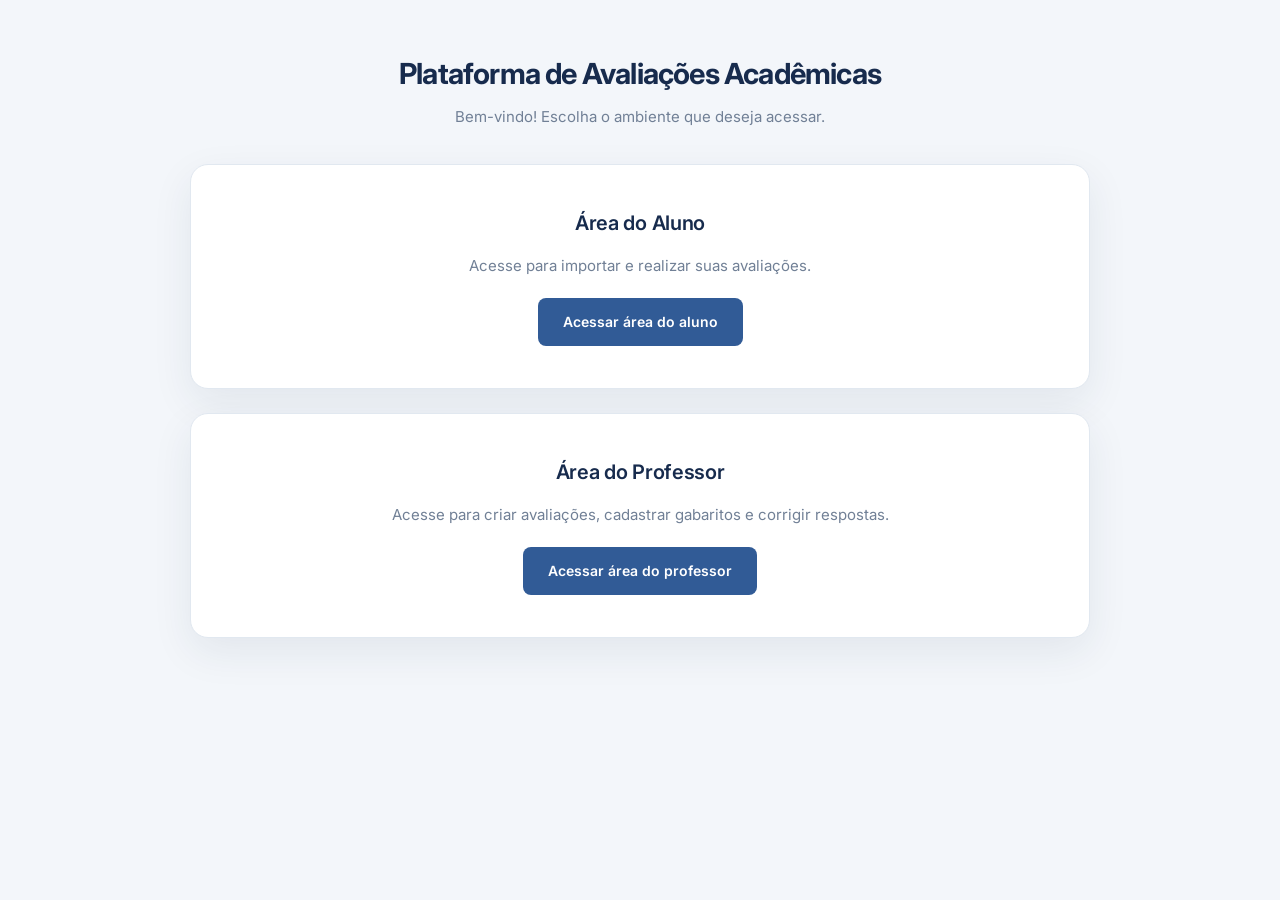
<file: index.html>
<!DOCTYPE html>
<html lang="pt-BR">
<head>
    <meta charset="UTF-8">
    <meta name="viewport" content="width=device-width, initial-scale=1.0">
    <title>Plataforma de Avaliações Acadêmicas</title>
    <link rel="stylesheet" href="src/css/aluno.css">
</head>
<body>

    <main class="container">
        <h1>Plataforma de Avaliações Acadêmicas</h1>

        <p>
            Bem-vindo! Escolha o ambiente que deseja acessar.
        </p>

        <section class="card">
            <h2>Área do Aluno</h2>
            <p>
                Acesse para importar e realizar suas avaliações.
            </p>
            <button onclick="window.location.href='src/pages/aluno.html'">
                Acessar área do aluno
            </button>
        </section>

        <section class="card" style="margin-top: 24px;">
            <h2>Área do Professor</h2>
            <p>
                Acesse para criar avaliações, cadastrar gabaritos
                e corrigir respostas.
            </p>
            <button onclick="window.location.href='src/pages/acesso-professor.html'">
                Acessar área do professor
            </button>
        </section>
    </main>

</body>
</html>
</file>
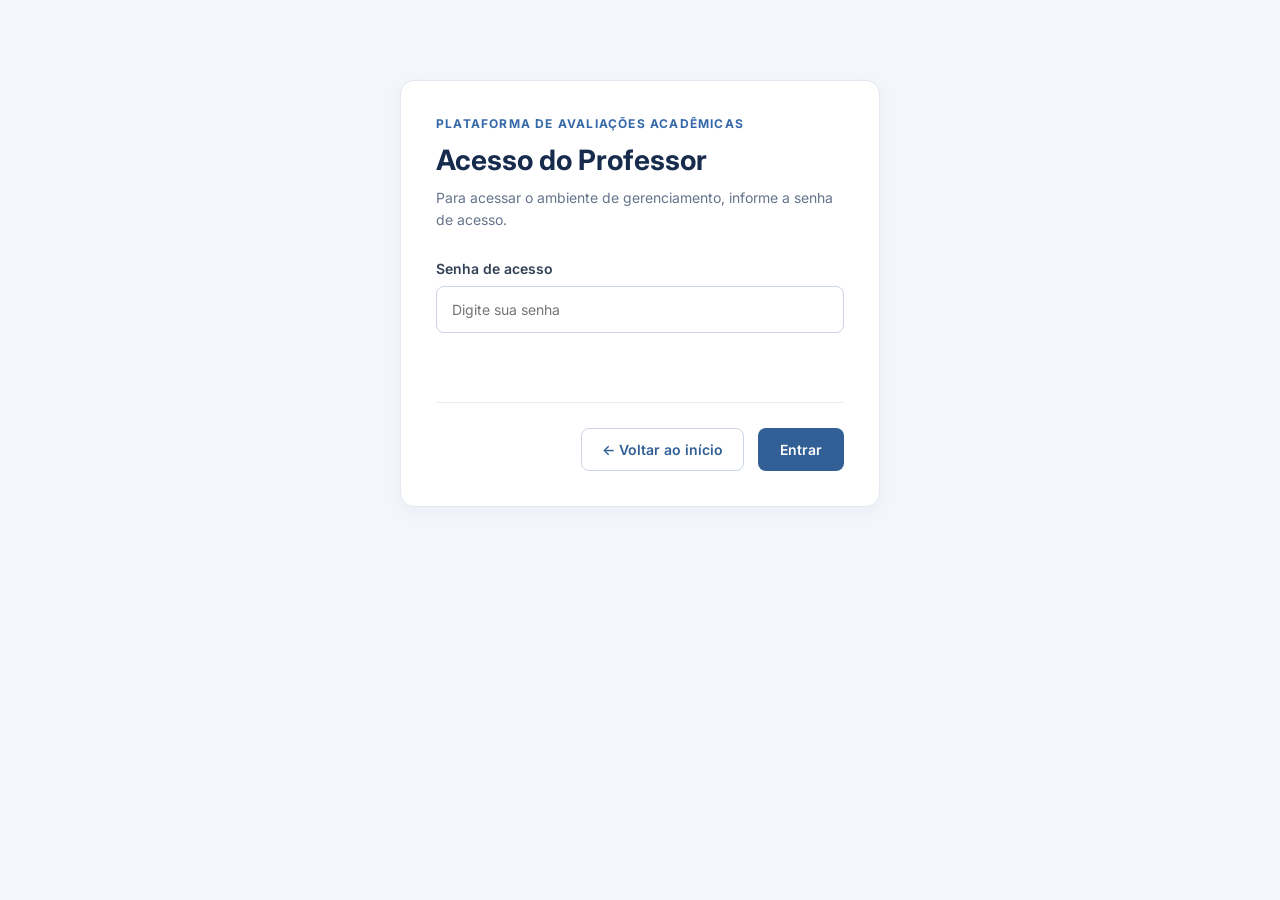
<file: src/pages/acesso-professor.html>
<!DOCTYPE html>
<html lang="pt-BR">
<head>
    <meta charset="UTF-8">
    <meta name="viewport" content="width=device-width, initial-scale=1.0">

    <title>Acesso do Professor</title>

    <link rel="stylesheet" href="../css/professor.css">
</head>

<body>

    <main class="container-professor container-acesso">

        <section class="conteudo-professor">

            <span class="identificacao">
                PLATAFORMA DE AVALIAÇÕES ACADÊMICAS
            </span>

            <h1>Acesso do Professor</h1>

            <p class="texto-acesso">
                Para acessar o ambiente de gerenciamento,
                informe a senha de acesso.
            </p>

            <form id="formAcessoProfessor">

                <div class="campo-formulario">
                    <label for="senhaProfessor">Senha de acesso</label>

                    <input
                        type="password"
                        id="senhaProfessor"
                        placeholder="Digite sua senha"
                        required
                    >
                </div>

                <p id="mensagemErro" style="color: #dc2626;" role="alert"></p>

                <div class="acoes-formulario">

                    <a href="../../index.html" class="botao-voltar">
                        ← Voltar ao início
                    </a>

                    <button type="submit" class="botao-principal">
                        Entrar
                    </button>

                </div>

            </form>

        </section>

    </main>

    <script src="../js/professor/acesso.js"></script>

</body>
</html>
</file>
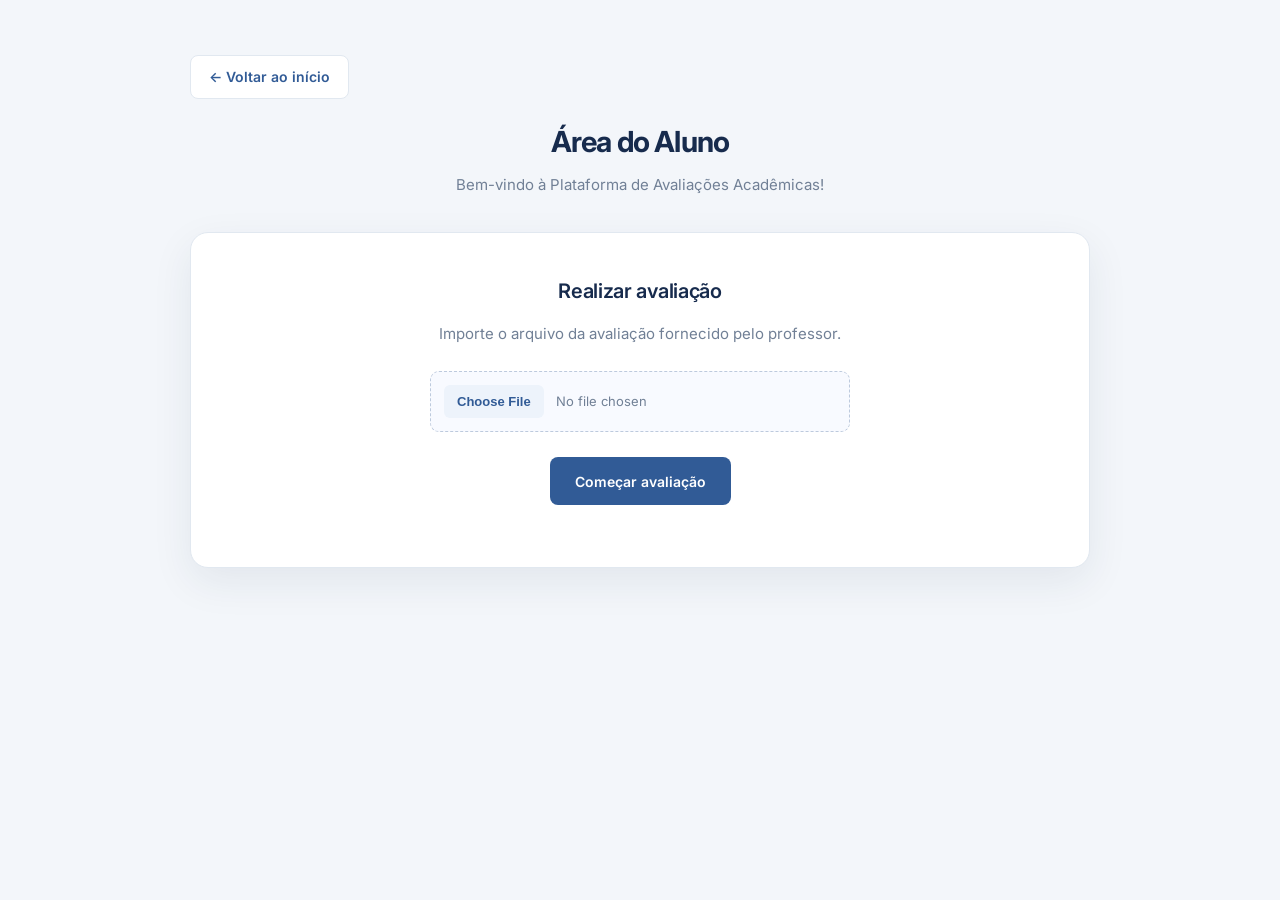
<file: src/pages/aluno.html>
<!DOCTYPE html>
<html lang="pt-BR">
<head>
    <meta charset="UTF-8">
    <meta name="viewport" content="width=device-width, initial-scale=1.0">
    <title>Área do Aluno</title>
    <link rel="stylesheet" href="../css/aluno.css">
</head>
<body>

    <main class="container">

        <div class="barra-voltar">
            <a href="../../index.html" class="botao-voltar">← Voltar ao início</a>
        </div>

        <h1>Área do Aluno</h1>
        <p>Bem-vindo à Plataforma de Avaliações Acadêmicas!</p>

        <section class="card">
            <h2>Realizar avaliação</h2>
            <p>Importe o arquivo da avaliação fornecido pelo professor.</p>

            <input type="file" id="arquivoAvaliacao" accept=".json,application/json">

            <button id="btnImportar">Começar avaliação</button>

            <p id="mensagem" role="status" aria-live="polite"></p>
        </section>
    </main>

    <script src="../js/aluno/importar-avaliacao.js"></script>
</body>
</html>
</file>
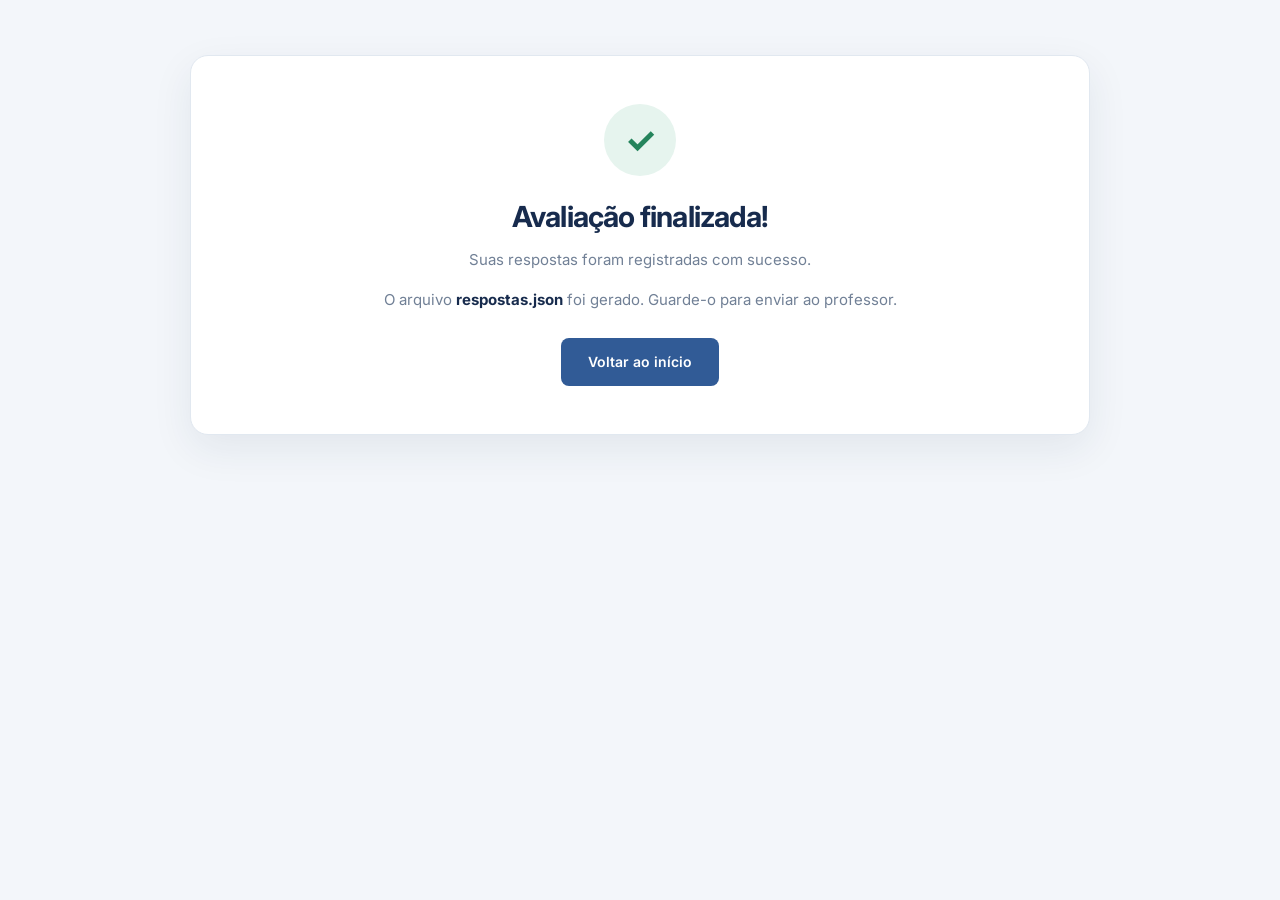
<file: src/pages/avaliacao-finalizada.html>
<!DOCTYPE html>
<html lang="pt-BR">
<head>
    <meta charset="UTF-8">
    <meta name="viewport" content="width=device-width, initial-scale=1.0">
    <title>Avaliação finalizada</title>

    <link rel="stylesheet" href="../css/aluno.css">
</head>
<body>

    <main class="container-aluno">
        <section class="conteudo-avaliacao">

            <div class="icone-sucesso" aria-hidden="true">✓</div>

            <h1>Avaliação finalizada!</h1>

            <p>
                Suas respostas foram registradas com sucesso.
            </p>

            <p>
                O arquivo <strong>respostas.json</strong> foi gerado.
                Guarde-o para enviar ao professor.
            </p>

            <!-- Aparece somente se as respostas desta sessão ainda estiverem disponíveis -->
            <div id="areaBaixarNovamente" class="aviso-download" hidden>
                <p>Não encontrou o arquivo? Você pode baixá-lo novamente.</p>

                <button type="button" id="btnBaixarNovamente"
                        class="botao-principal botao-secundario">
                    Baixar respostas novamente
                </button>
            </div>

            <a href="../../index.html" class="botao-principal">
                Voltar ao início
            </a>

        </section>
    </main>

    <script src="../js/aluno/finalizada.js"></script>

</body>
</html>
</file>
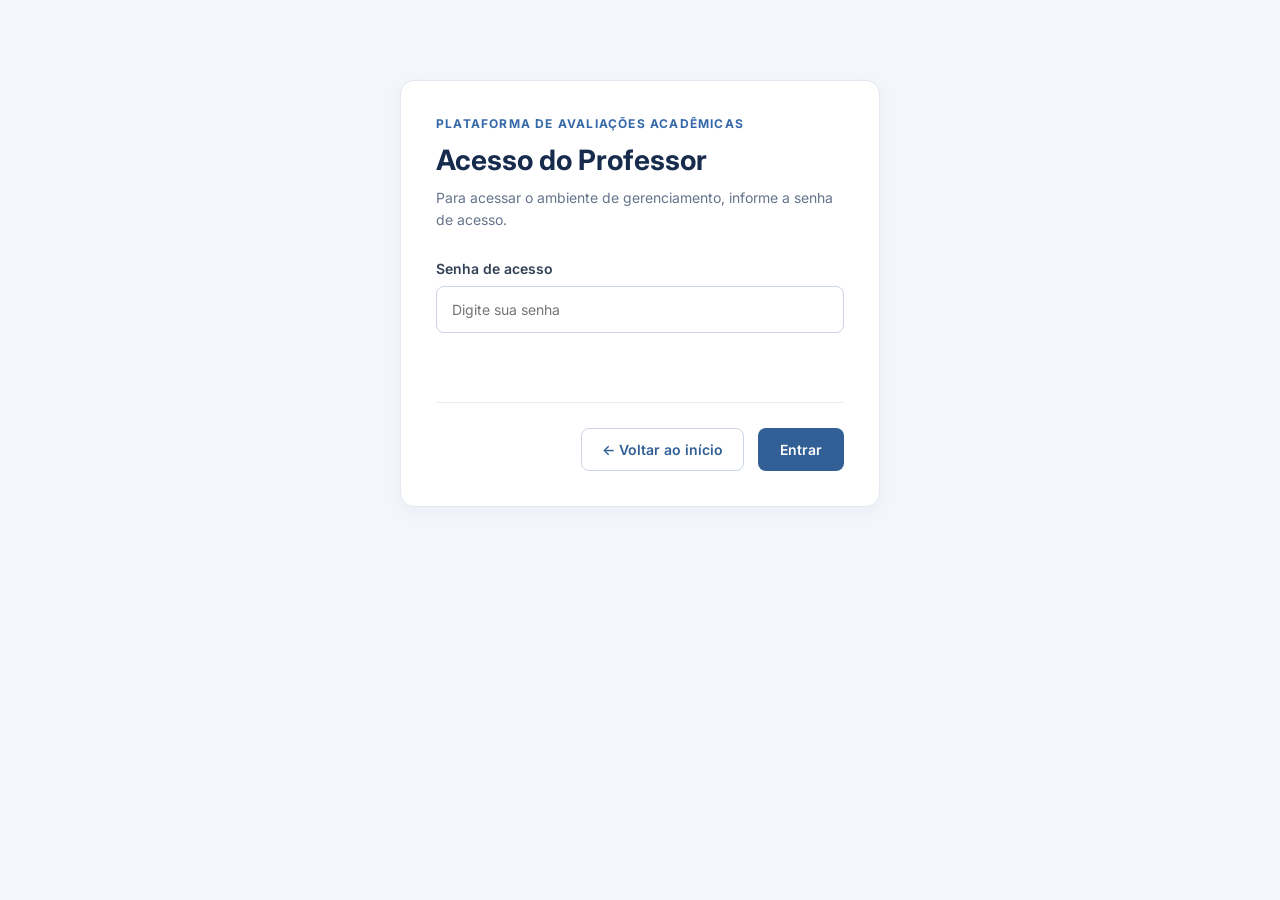
<file: src/pages/cadastrar-questoes.html>
<!DOCTYPE html>
<html lang="pt-BR">
<head>
    <meta charset="UTF-8">
    <meta name="viewport" content="width=device-width, initial-scale=1.0">

    <title>Cadastrar questões</title>

    <link rel="stylesheet" href="../css/professor.css">
</head>

<body>

    <main class="container-professor">

        <header class="cabecalho-professor">
            <div>
                <span class="identificacao">
                    PLATAFORMA DE AVALIAÇÕES ACADÊMICAS
                </span>

                <h1>Cadastrar questões</h1>
                <p>Adicione os enunciados e as alternativas da avaliação.</p>
            </div>

            <a href="professor.html" class="botao-voltar">
                Voltar
            </a>
        </header>

        <section class="painel-professor">

            <h2 id="tituloDaAvaliacao">Nova avaliação</h2>

            <p id="progressoQuestoes"></p>

            <form id="formQuestoes">

                <div id="listaQuestoes"></div>

                <div class="acoes-formulario">
                    <button type="submit" class="botao-criar">
                        Salvar questões
                    </button>
                </div>

            </form>

        </section>

    </main>
    <script src="../js/professor/proteger-acesso.js"></script>
    <script src="../js/professor/questoes.js"></script>

</body>
</html>
</file>
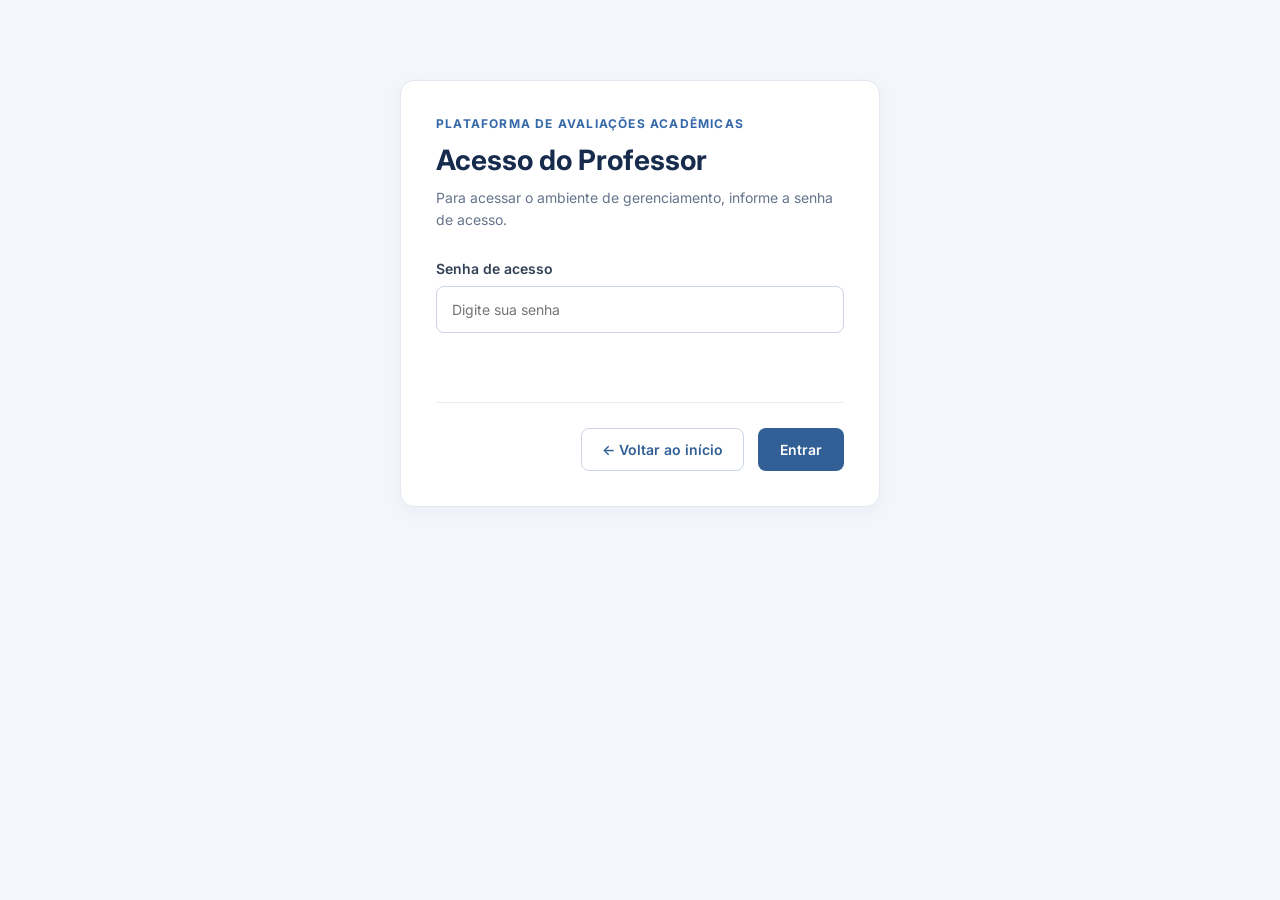
<file: src/pages/corrigir-avaliacao.html>
<!DOCTYPE html>
<html lang="pt-BR">
<head>
    <meta charset="UTF-8">
    <meta name="viewport" content="width=device-width, initial-scale=1.0">
    <title>Gabarito da Avaliação</title>

    <link rel="stylesheet" href="../css/professor.css">
</head>
<body>

    <main class="container-professor">

        <header class="cabecalho-professor">
            <div>
                <span class="identificacao">
                    PLATAFORMA DE AVALIAÇÕES ACADÊMICAS
                </span>

                <h1>Gabarito da Avaliação</h1>

                <p>Selecione a alternativa correta de cada questão.</p>
            </div>

            <a href="professor.html" class="botao-voltar">← Voltar</a>
        </header>

        <section class="conteudo-professor">
            <h2 id="tituloAvaliacao">Carregando avaliação...</h2>

            <p id="progressoGabarito"></p>

            <form id="formGabarito">

                <div id="listaGabarito"></div>

                <div class="acoes-formulario">
                    <button type="submit" class="botao-principal">
                        Salvar gabarito
                    </button>
                </div>

            </form>
        </section>

    </main>
    
    <script src="../js/professor/proteger-acesso.js"></script>
    <script src="../js/professor/gabarito.js"></script>

</body>
</html>
</file>
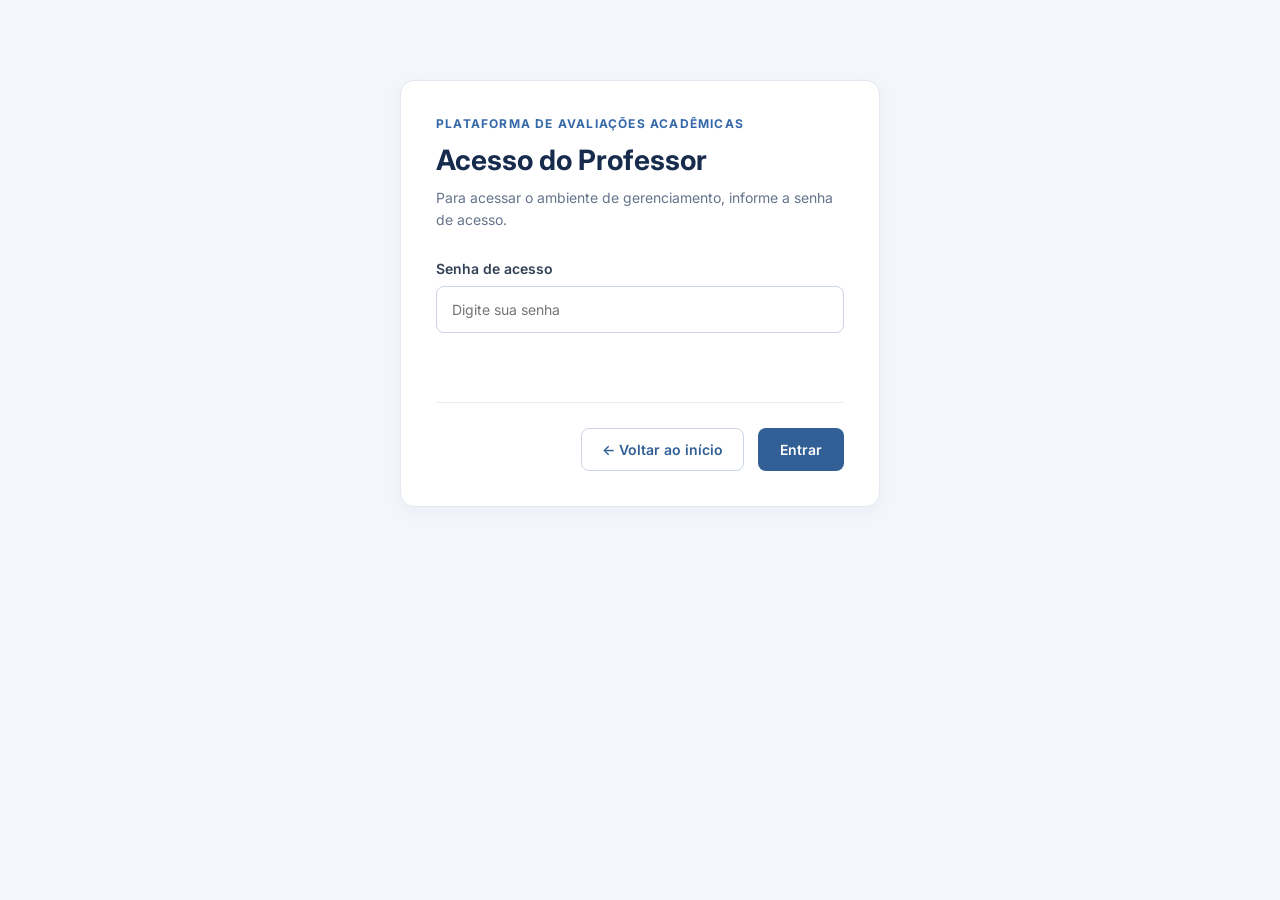
<file: src/pages/criar-avaliacao.html>
<!DOCTYPE html>
<html lang="pt-BR">
<head>
    <meta charset="UTF-8">
    <meta name="viewport" content="width=device-width, initial-scale=1.0">

    <title>Criar avaliação</title>

    <link rel="stylesheet" href="../css/professor.css">
</head>

<body>

    <main class="container-professor">

        <header class="cabecalho-professor">
            <div>
                <span class="identificacao">
                    PLATAFORMA DE AVALIAÇÕES ACADÊMICAS
                </span>

                <h1>Criar avaliação</h1>

                <p>Preencha as informações iniciais da sua avaliação.</p>
            </div>

            <a href="professor.html" class="botao-voltar">
                Voltar
            </a>
        </header>

        <section class="painel-professor">

            <div class="cabecalho-painel">
                <div>
                    <h2>Informações da avaliação</h2>
                    <p>Comece definindo os dados principais.</p>
                </div>
            </div>

            <form id="formCriarAvaliacao">

                <div class="campo-formulario">
                    <label for="tituloAvaliacao">
                        Título da avaliação
                    </label>

                    <input
                        type="text"
                        id="tituloAvaliacao"
                        placeholder="Ex.: Avaliação de Programação"
                        required
                    >
                </div>

                <div class="campo-formulario">
                    <label for="quantidadeQuestoes">
                        Quantidade de questões
                    </label>

                    <input
                        type="number"
                        id="quantidadeQuestoes"
                        min="1"
                        max="50"
                        placeholder="Ex.: 10"
                        required
                    >
                </div>

                <div class="campo-formulario">
                    <label for="tipoQuestao">
                        Como deseja cadastrar as questões?
                    </label>

                    <select id="tipoQuestao" required>
                        <option value="">Selecione uma opção</option>
                        <option value="multipla-escolha">
                            Múltipla escolha
                        </option>
                        <option value="verdadeiro-falso">
                            Apenas verdadeiro ou falso
                        </option>
                    </select>
                </div>

                <div
                    class="campo-formulario"
                    id="campoAlternativas"
                    style="display: none;"
                        >
                    <label for="quantidadeAlternativas">
                        Quantas alternativas deseja utilizar?
                    </label>

                    <select id="quantidadeAlternativas">
                        <option value="">Selecione a quantidade</option>
                        <option value="2">2 alternativas</option>
                        <option value="3">3 alternativas</option>
                        <option value="4">4 alternativas</option>
                        <option value="5">5 alternativas</option>
                    </select>
                </div>

                <div class="acoes-formulario">
                    <a href="professor.html" class="botao-voltar">
                        Cancelar
                    </a>

                    <button type="submit" class="botao-criar">
                        Continuar
                    </button>
                </div>

            </form>

        </section>

    </main>
    
    <script src="../js/professor/proteger-acesso.js"></script>
    <script src="../js/professor/avaliacao.js"></script>

</body>
</html>
</file>
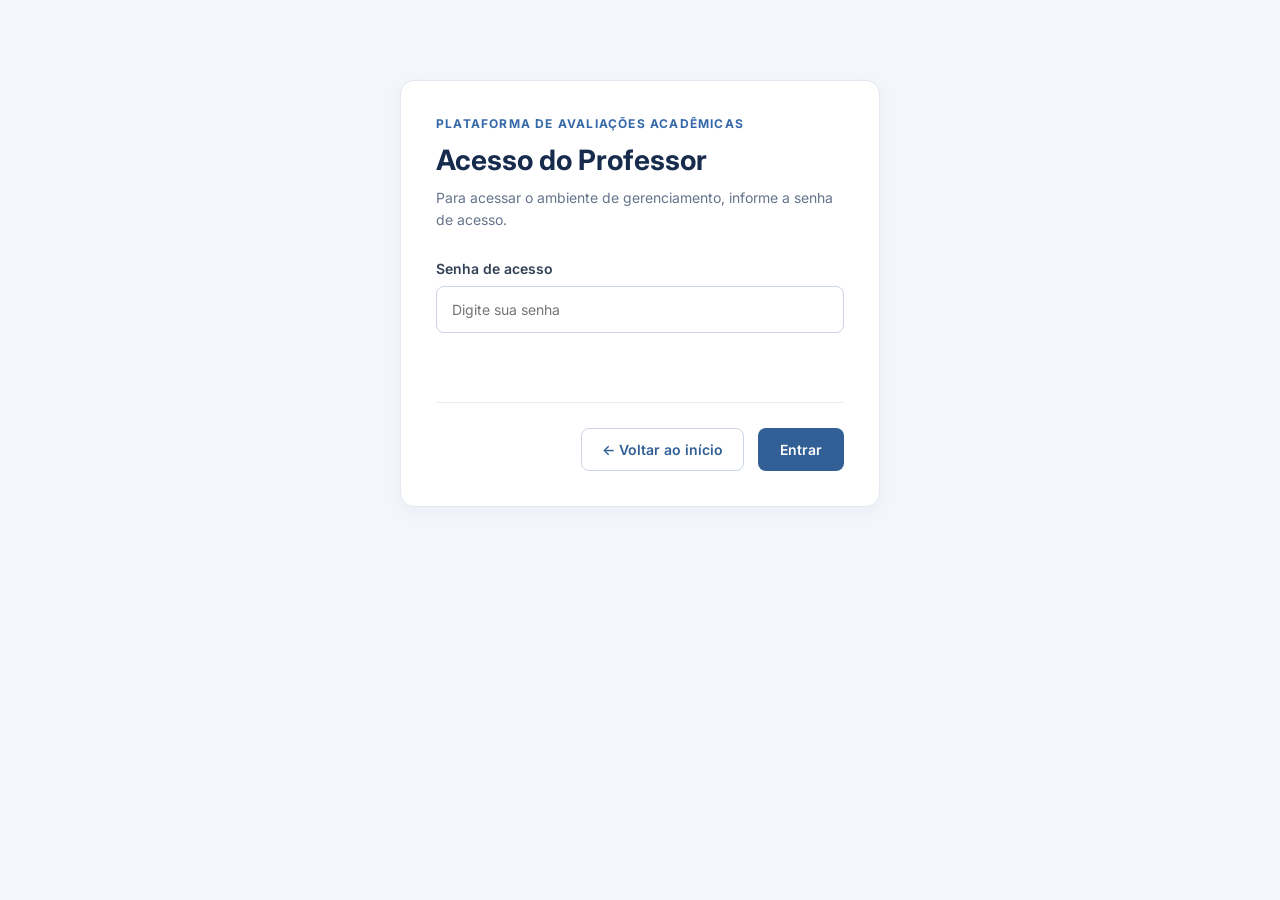
<file: src/pages/importar-respostas.html>
<!DOCTYPE html>
<html lang="pt-BR">
<head>
    <meta charset="UTF-8">
    <meta name="viewport" content="width=device-width, initial-scale=1.0">
    <title>Importar Respostas</title>

    <link rel="stylesheet" href="../css/professor.css">
</head>
<body>

    <main class="container-professor">

        <header class="cabecalho-professor">
            <div>
                <span class="identificacao">
                    PLATAFORMA DE AVALIAÇÕES ACADÊMICAS
                </span>

                <h1>Importar respostas</h1>

                <p>Selecione a avaliação e importe o arquivo de respostas do aluno.</p>
            </div>

            <a href="professor.html" class="botao-voltar">← Voltar</a>
        </header>

        <section class="conteudo-professor">

            <form id="formImportarRespostas">

                <div class="campo-formulario">
                    <label for="avaliacaoSelecionada">
                        Avaliação
                    </label>

                    <select id="avaliacaoSelecionada" required>
                        <option value="">Selecione uma avaliação</option>
                    </select>
                </div>

                <div class="campo-formulario">
                    <label for="arquivoRespostas">
                        Arquivo de respostas do aluno
                    </label>

                    <input
                        type="file"
                        id="arquivoRespostas"
                        accept=".json,application/json"
                        required
                    >
                </div>

                <div class="acoes-formulario">
                    <button type="submit" class="botao-principal">
                        Importar respostas
                    </button>
                </div>

            </form>

        </section>

    </main>

    <script src="../js/professor/proteger-acesso.js"></script>
    <script src="../js/services/correcao.js"></script>
    <script src="../js/professor/importar-respostas.js"></script>

</body>
</html>
</file>
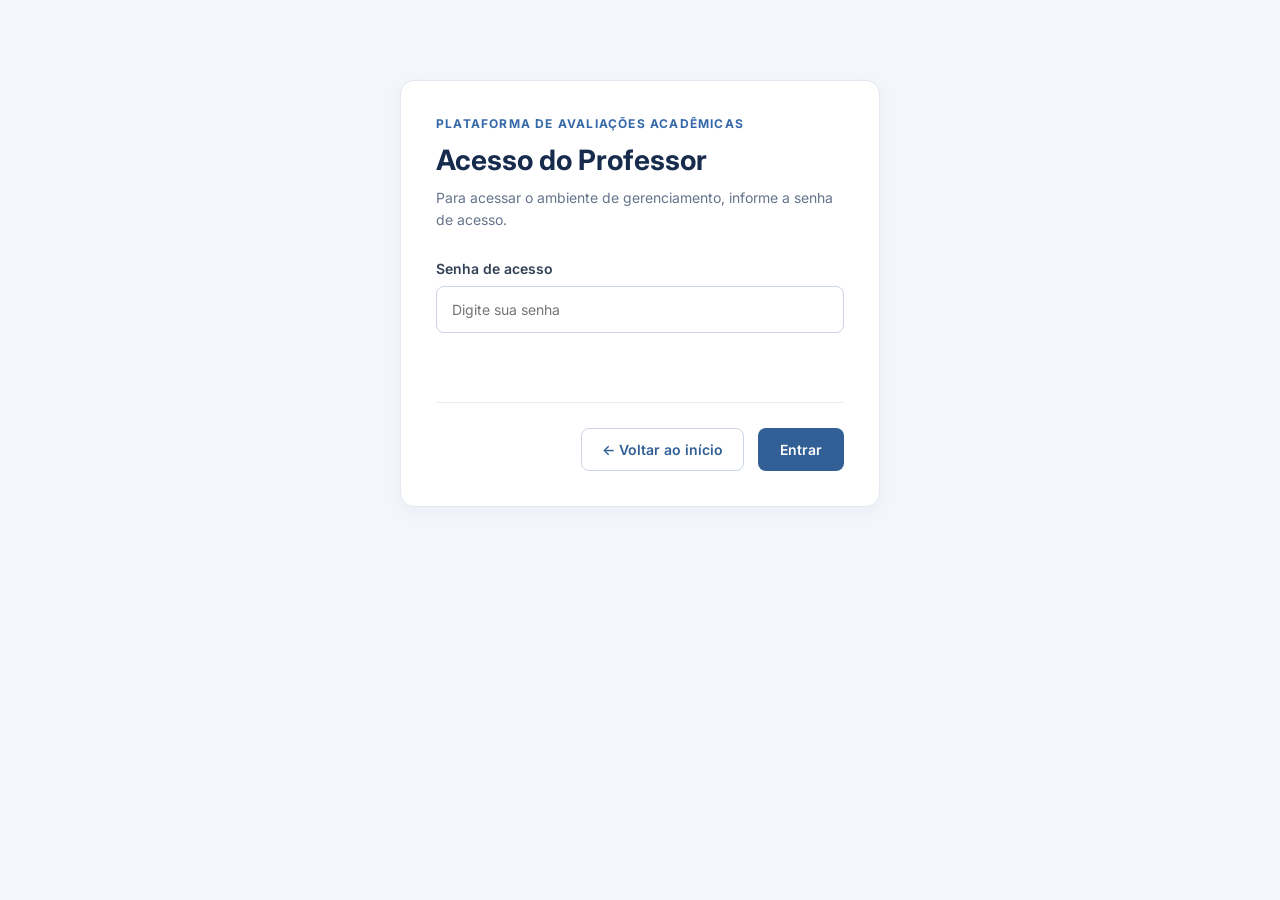
<file: src/pages/professor.html>
<!DOCTYPE html>
<html lang="pt-BR">
<head>
    <meta charset="UTF-8">
    <meta name="viewport" content="width=device-width, initial-scale=1.0">

    <title>Área do Professor</title>

    <link rel="stylesheet" href="../css/professor.css">
</head>

<body>

    <main class="container-professor">

        
        <header class="cabecalho-professor">
    <div>
        <span class="identificacao">PLATAFORMA DE AVALIAÇÕES ACADÊMICAS</span>
        <h1>Área do Professor</h1>
        <p>Gerencie suas avaliações acadêmicas.</p>
    </div>

    <div class="acoes-cabecalho">
        <a href="../../index.html" class="botao-voltar">← Voltar ao início</a>

        <button type="button" id="btnSairProfessor" class="botao-voltar">
            Sair da área do professor
        </button>
    </div>
        </header>


       
<!-- SEÇÃO 1: AÇÕES DO PROFESSOR -->
<section class="secao-acoes-professor">

    <div class="titulo-secao-professor">
        <h2>Ações do Professor</h2>
        <p>Acesse as ferramentas de gerenciamento da plataforma.</p>
    </div>

    <div class="grade-acoes-professor">

        <a href="importar-respostas.html" class="acao-professor">
            <span>Importar respostas</span>
            <small>Enviar arquivos dos alunos para correção.</small>
        </a>

        <a href="resultados.html" class="acao-professor">
            <span>Consultar resultados</span>
            <small>Visualizar notas e correções anteriores.</small>
        </a>

        <a href="criar-avaliacao.html" class="acao-professor">
            <span>+ Criar avaliação</span>
            <small>Cadastrar uma nova avaliação acadêmica.</small>
        </a>

    </div>

</section>


<!-- SEÇÃO 2: MINHAS AVALIAÇÕES -->
<section class="secao-lista-avaliacoes">

    <div class="titulo-secao-professor">
        <h2>Minhas Avaliações</h2>
        <p>Consulte e gerencie as avaliações cadastradas.</p>
    </div>

    <div id="listaAvaliacoes"></div>

</section>


    </main>

    <script src="../js/professor/proteger-acesso.js"></script>
    <script src="../js/professor/listar-avaliacoes.js"></script>
    <script src="../js/professor/sair.js"></script>
</body>
</html>
</file>
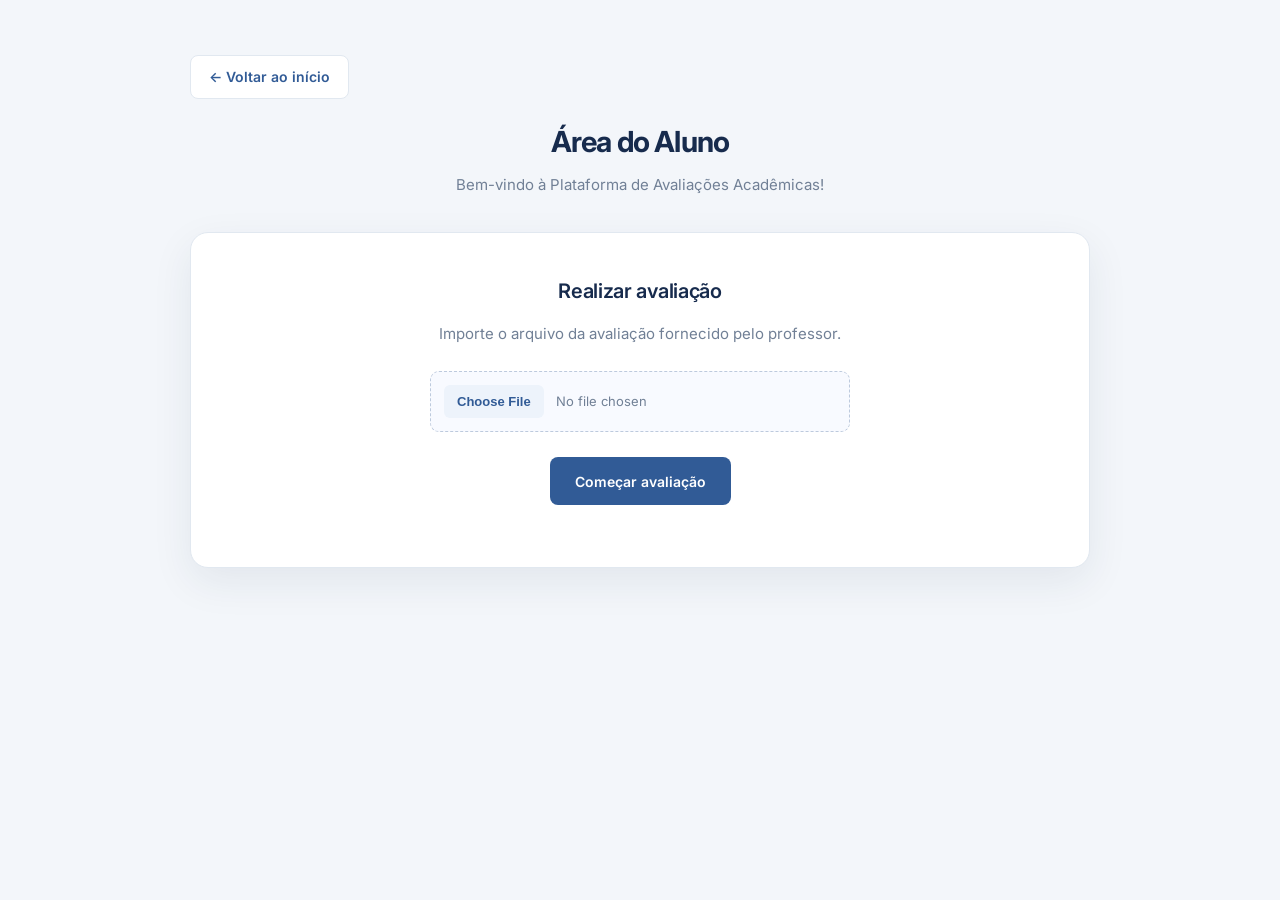
<file: src/pages/realizar-avaliacao.html>
<!DOCTYPE html>
<html lang="pt-BR">
<head>
    <meta charset="UTF-8">
    <meta name="viewport" content="width=device-width, initial-scale=1.0">
    <title>Realizar Avaliação</title>
    <link rel="stylesheet" href="../css/aluno.css">
</head>
<body>

    <main class="container">

        <!-- Identificação do aluno -->
        <section class="card" id="areaIdentificacao">
            <h1 id="tituloAvaliacao">Avaliação</h1>

            <!-- Resumo do arquivo importado -->
            <div class="resumo-avaliacao" id="resumoAvaliacao">
                <div id="resumoArquivoItem">
                    <span>Arquivo</span>
                    <strong id="resumoArquivo"></strong>
                </div>

                <div>
                    <span>Questões</span>
                    <strong id="resumoQuestoes"></strong>
                </div>

                <div>
                    <span>Tempo máximo</span>
                    <strong>Sem limite</strong>
                </div>
            </div>

            <h2>Identificação do aluno</h2>

            <form id="formIdentificacao">
                <label for="nomeAluno">Nome completo:</label>
                <input type="text" id="nomeAluno" required
                       placeholder="Digite seu nome">

                <label for="matriculaAluno">Matrícula:</label>
                <input type="text" id="matriculaAluno" required
                       placeholder="Digite sua matrícula">

                <button type="submit">Começar avaliação</button>
            </form>

            <p id="mensagemIdentificacao"></p>

            <a href="aluno.html" class="botao-voltar">← Voltar</a>
        </section>

        <!-- Área das questões -->
        <section class="card" id="areaProva" hidden>
            <h1 id="tituloProva"></h1>

            <p>Tempo de avaliação: <strong id="cronometro">00:00:00</strong></p>

            <p id="contadorQuestoes"></p>

            <h2 id="enunciadoQuestao"></h2>

            <div id="alternativas"></div>

            <div class="navegacao">
                <button id="btnAnterior" type="button">Anterior</button>
                <button id="btnProxima" type="button">Próxima</button>
            </div>

            <button id="btnFinalizar" type="button">
            Finalizar avaliação
            </button>

            <p id="mensagem"></p>
        </section>

    </main>

    <script src="../js/aluno/identificacao.js"></script>
    <script src="../js/aluno/prova.js"></script>
    <script src="../js/aluno/cronometro.js"></script>
    <script src="../js/aluno/exportar-respostas.js"></script>

</body>
</html>
</file>
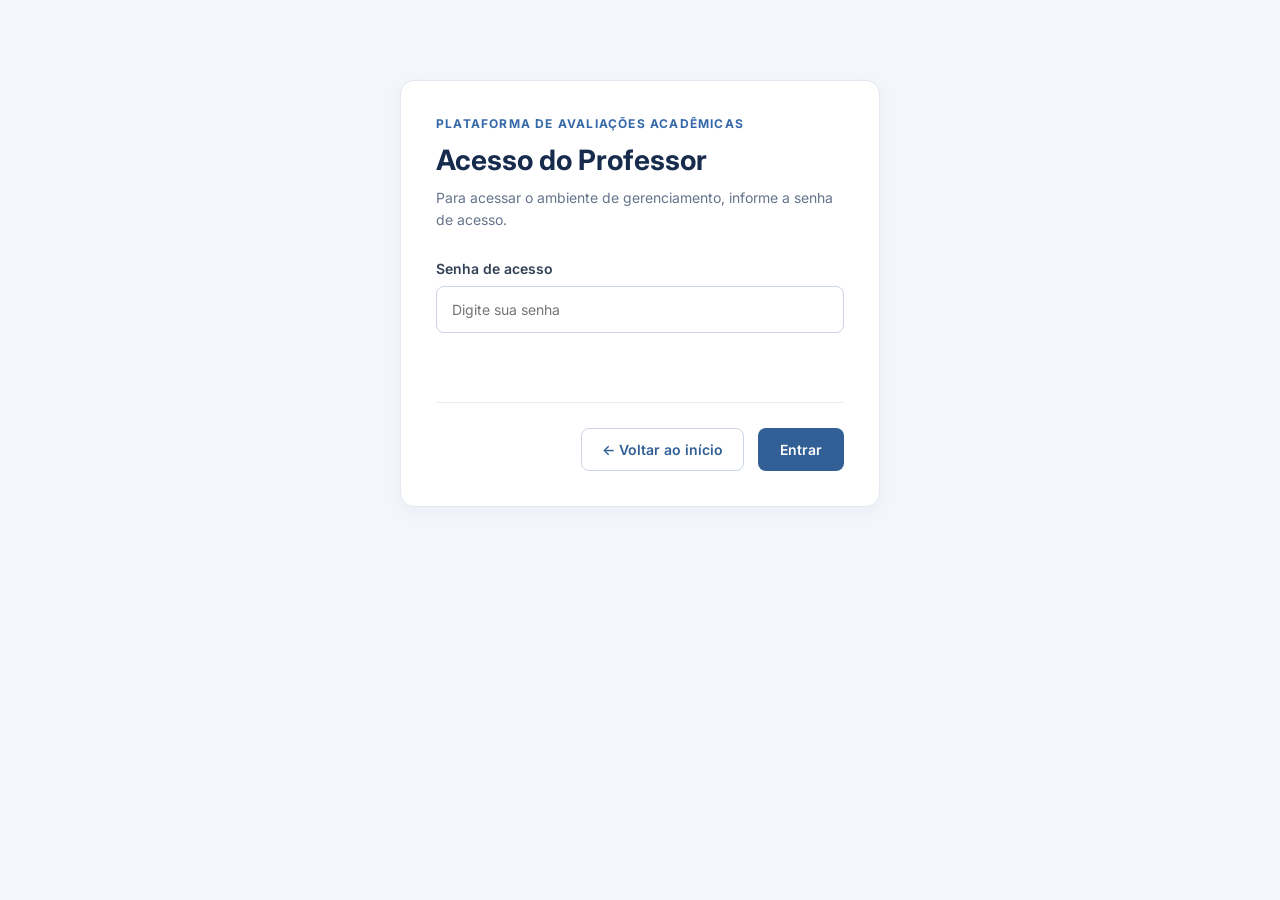
<file: src/pages/resultados.html>
<!DOCTYPE html>
<html lang="pt-BR">
<head>
    <meta charset="UTF-8">
    <meta name="viewport" content="width=device-width, initial-scale=1.0">

    <title>Resultados da Avaliação</title>

    <link rel="stylesheet" href="../css/professor.css">
</head>

<body>

    <main class="container-professor">

        <header class="cabecalho-professor">
            <div>
                <span class="identificacao">
                    PLATAFORMA DE AVALIAÇÕES ACADÊMICAS
                </span>

                <h1>Resultados da Avaliação</h1>

                <p>Relação de desempenho dos alunos.</p>
            </div>

            <a href="professor.html" class="botao-voltar">
                Voltar à área do professor
            </a>
        </header>

        <section class="conteudo-professor">

            <div class="secao-resultados">
                <h2>Histórico de avaliações</h2>

             <p>Selecione uma avaliação para consultar os resultados dos alunos.</p>

            <div class="campo-formulario">
             <label for="seletorHistorico">Avaliações corrigidas</label>

                 <select id="seletorHistorico">
                    <option value="">Selecione uma avaliação</option>
                     </select>
                    </div>
                    </div>

            <div class="secao-resultados">
                <h2 id="tituloAvaliacao">Avaliação</h2>

                <p id="totalAlunos">
                    Carregando resultados...
                </p>

                <div class="tabela-resultados">
                    <table>
                        <thead>
                            <tr>
                                <th>Aluno</th>
                                <th>Matrícula</th>
                                <th>Acertos</th>
                                <th>Erros</th>
                                <th>Em branco</th>
                                <th>Nota</th>
                                <th>Tempo gasto</th>
                                <th>Detalhes</th>
                            </tr>
                        </thead>

                        <tbody id="listaResultadosAlunos">
                        </tbody>
                    </table>
                </div>
            </div>

            <section id="detalhesAluno" class="secao-resultados"
                style="display: none;">

                <h2>Correção individual</h2>

                <div id="informacoesResultado"></div>

                <div id="resumoResultado"></div>

                <div id="listaResultadoQuestoes"></div>

            </section>

            <div class="acoes-formulario">
                <a href="professor.html" class="botao-principal">
                    Voltar à área do professor
                </a>
            </div>

        </section>

    </main>

    <script src="../js/professor/proteger-acesso.js"></script>
    <script src="../js/professor/resultados.js"></script>

</body>
</html>
</file>
<file: src/css/aluno.css>
/* ==========================================
   PLATAFORMA DE AVALIAÇÕES ACADÊMICAS
   ÁREA DO ALUNO
========================================== */

@import url('https://fonts.googleapis.com/css2?family=Inter:wght@400;500;600;700;800&display=swap');

/* VARIÁVEIS */

:root {
    --azul-escuro: #172b4d;
    --azul-principal: #315b96;
    --azul-hover: #254879;
    --azul-claro: #edf3fb;

    --fundo: #f3f6fa;
    --branco: #ffffff;

    --texto: #263449;
    --texto-secundario: #718096;

    --borda: #e1e8f0;
    --sucesso: #25845c;

    --sombra: 0 14px 40px rgba(28, 48, 78, 0.08);
}

/* RESET */

* {
    margin: 0;
    padding: 0;
    box-sizing: border-box;
}

body {
    min-height: 100vh;
    background: var(--fundo);
    color: var(--texto);
    font-family: 'Inter', 'Segoe UI', sans-serif;
    font-size: 15px;
    line-height: 1.6;
    -webkit-font-smoothing: antialiased;
}

/* CONTEÚDO PRINCIPAL */

.container {
    width: min(92%, 900px);
    margin: 0 auto;
    padding: 55px 0;
    text-align: center;
}

/* TÍTULOS */

h1 {
    color: var(--azul-escuro);
    font-size: 29px;
    font-weight: 700;
    letter-spacing: -0.8px;
    line-height: 1.3;
    margin-bottom: 12px;
}

h2 {
    color: var(--azul-escuro);
    font-size: 20px;
    font-weight: 600;
    margin-bottom: 15px;
    letter-spacing: -0.3px;
}

.container > p {
    color: var(--texto-secundario);
    margin-bottom: 35px;
}

/* CARTÕES */

.card {
    width: 100%;
    background: var(--branco);
    padding: 42px;
    border: 1px solid var(--borda);
    border-radius: 18px;
    box-shadow: var(--sombra);
    text-align: center;
}

.card p {
    color: var(--texto-secundario);
    margin-bottom: 20px;
}

/* BOTÕES */

button {
    display: inline-flex;
    align-items: center;
    justify-content: center;
    min-height: 48px;
    padding: 12px 24px;
    border: 1px solid transparent;
    border-radius: 8px;
    background: var(--azul-principal);
    color: var(--branco);
    font-family: inherit;
    font-size: 14px;
    font-weight: 600;
    cursor: pointer;

    transition:
        background 0.2s ease,
        transform 0.2s ease,
        box-shadow 0.2s ease;
}

button:hover:not(:disabled) {
    background: var(--azul-hover);
    box-shadow: 0 5px 14px rgba(49, 91, 150, 0.20);
    transform: translateY(-1px);
}

button:active:not(:disabled) {
    transform: translateY(0);
}

button:focus-visible,
input:focus-visible {
    outline: 3px solid rgba(49, 91, 150, 0.22);
    outline-offset: 2px;
}

button:disabled {
    background: #aab4c2;
    cursor: not-allowed;
    box-shadow: none;
    transform: none;
}

/* IMPORTAÇÃO DO ARQUIVO */

input[type="file"] {
    display: block;
    width: 100%;
    max-width: 420px;
    margin: 25px auto;
    padding: 13px;
    border: 1px dashed #bdcadd;
    border-radius: 9px;
    background: #f8faff;
    color: var(--texto-secundario);
    font-family: inherit;
    font-size: 13px;
}

input[type="file"]::file-selector-button {
    margin-right: 12px;
    padding: 9px 13px;
    border: none;
    border-radius: 6px;
    background: var(--azul-claro);
    color: var(--azul-principal);
    font-weight: 600;
    cursor: pointer;
}

/* MENSAGENS */

#mensagem,
#mensagemIdentificacao {
    margin-top: 18px;
    color: var(--texto-secundario);
    font-size: 13px;
}

/* IDENTIFICAÇÃO DO ALUNO */

#areaIdentificacao {
    width: 100%;
    max-width: 760px;
    margin: 0 auto;
    padding: 42px 38px;
    text-align: center;
    border-radius: 18px;
}

#areaIdentificacao::before {
    content: "ÁREA DO ALUNO";
    display: block;
    margin-bottom: 15px;
    color: var(--azul-principal);
    font-size: 11px;
    font-weight: 700;
    letter-spacing: 1.8px;
}

#areaIdentificacao h1 {
    font-size: 28px;
    margin-bottom: 12px;
}

#areaIdentificacao h2 {
    font-size: 18px;
    font-weight: 500;
    margin-bottom: 34px;
}

#formIdentificacao {
    display: flex;
    flex-direction: column;
    gap: 12px;
    margin-top: 28px;
    text-align: left;
}

#formIdentificacao label {
    margin-top: 8px;
    color: var(--azul-escuro);
    font-size: 13px;
    font-weight: 600;
}

#formIdentificacao input {
    width: 100%;
    min-height: 50px;
    padding: 13px 15px;
    border: 1px solid var(--borda);
    border-radius: 9px;
    background: #fbfcfe;
    color: var(--texto);
    font-family: inherit;
    font-size: 14px;

    transition:
        border-color 0.2s ease,
        box-shadow 0.2s ease,
        background 0.2s ease;
}

#formIdentificacao input:hover {
    border-color: #b9c8dc;
}

#formIdentificacao input:focus {
    border-color: var(--azul-principal);
    outline: none;
    background: var(--branco);
    box-shadow: 0 0 0 3px rgba(49, 91, 150, 0.10);
}

#formIdentificacao input::placeholder {
    color: #a0aaba;
}

#formIdentificacao button {
    width: 100%;
    min-height: 48px;
    margin-top: 16px;
}

/* ÁREA DA AVALIAÇÃO */

#areaProva {
    text-align: left;
}

#tituloProva {
    margin-bottom: 12px;
}

/* CONTADOR DE QUESTÕES */

#contadorQuestoes {
    display: inline-block;
    margin: 10px 0 22px;
    padding: 7px 13px;
    border-radius: 7px;
    background: var(--azul-claro);
    color: var(--azul-principal);
    font-size: 12px;
    font-weight: 700;
}

/* CRONÔMETRO */

#cronometro {
    color: var(--azul-principal);
    font-size: 16px;
    font-weight: 700;
    font-variant-numeric: tabular-nums;
}

/* ENUNCIADO */

#enunciadoQuestao {
    margin: 12px 0 24px;
    color: var(--azul-escuro);
    font-size: 19px;
    font-weight: 600;
    line-height: 1.5;
}

/* ALTERNATIVAS */

.alternativa {
    display: flex;
    align-items: center;
    gap: 12px;
    width: 100%;
    margin: 10px 0;
    padding: 16px 18px;
    border: 1px solid var(--borda);
    border-radius: 9px;
    background: var(--branco);
    color: var(--texto);
    font-size: 14px;
    text-align: left;
    cursor: pointer;

    transition:
        background 0.2s ease,
        border-color 0.2s ease;
}

.alternativa:hover {
    border-color: #9eb5d5;
    background: #f7faff;
}

.alternativa:has(input:checked) {
    border-color: var(--azul-principal);
    background: var(--azul-claro);
}

.alternativa input {
    width: 17px;
    height: 17px;
    flex-shrink: 0;
    accent-color: var(--azul-principal);
    cursor: pointer;
}

/* NAVEGAÇÃO */

.navegacao {
    display: flex;
    justify-content: space-between;
    gap: 14px;
    margin-top: 28px;
    padding-top: 22px;
    border-top: 1px solid var(--borda);
}

#btnAnterior {
    background: var(--branco);
    color: var(--azul-principal);
    border-color: var(--borda);
}

#btnAnterior:hover:not(:disabled) {
    background: var(--azul-claro);
}

/* FINALIZAÇÃO */

#btnFinalizar {
    width: 100%;
    margin-top: 16px;
    background: var(--sucesso);
}

#btnFinalizar:hover:not(:disabled) {
    background: #1d6e4b;
}

/* ELEMENTOS OCULTOS */

[hidden] {
    display: none !important;
}

/* RESPONSIVIDADE */

@media (max-width: 600px) {
    .container {
        width: 92%;
        padding: 30px 0;
    }

    .card {
        padding: 28px 20px;
        border-radius: 13px;
    }

    #areaIdentificacao {
        padding: 30px 20px;
    }

    h1 {
        font-size: 24px;
    }

    h2 {
        font-size: 18px;
    }

    #areaIdentificacao h1 {
        font-size: 23px;
    }

    #enunciadoQuestao {
        font-size: 17px;
    }

    .navegacao {
        gap: 10px;
    }

    .navegacao button {
        flex: 1;
        padding: 11px 12px;
    }
}


/* ==========================================
   REFINAMENTO VISUAL DA TELA DE AVALIAÇÃO
========================================== */

/* Cartão principal da prova */

#areaProva {
    max-width: 900px;
    margin: 0 auto;
    padding: 42px;
    text-align: left;
    border-radius: 18px;
}

/* Título da avaliação */

#tituloProva {
    color: var(--azul-escuro);
    font-size: 27px;
    font-weight: 700;
    letter-spacing: -0.6px;
    margin-bottom: 16px;
}

/* Área do cronômetro */

#areaProva > p:first-of-type {
    display: flex;
    align-items: center;
    gap: 6px;
    margin-bottom: 24px;
    padding-bottom: 20px;
    border-bottom: 1px solid var(--borda);
    color: var(--texto-secundario);
    font-size: 14px;
}

#cronometro {
    color: var(--azul-principal);
    font-size: 16px;
    font-weight: 700;
    font-variant-numeric: tabular-nums;
}

/* Indicador de progresso */

#contadorQuestoes {
    display: inline-flex;
    align-items: center;
    margin: 0 0 24px;
    padding: 8px 14px;
    border-radius: 7px;
    background: var(--azul-claro);
    color: var(--azul-principal);
    font-size: 12px;
    font-weight: 700;
}

/* Enunciado da questão */

#enunciadoQuestao {
    margin: 0 0 24px;
    padding: 18px 20px;
    border-left: 4px solid var(--azul-principal);
    border-radius: 0 9px 9px 0;
    background: #f7f9fc;
    color: var(--azul-escuro);
    font-size: 19px;
    font-weight: 600;
    line-height: 1.6;
}

/* Alternativas */

#alternativas {
    display: flex;
    flex-direction: column;
    gap: 11px;
}

.alternativa {
    min-height: 58px;
    margin: 0;
    padding: 16px 18px;
    border: 1px solid var(--borda);
    border-radius: 9px;
    background: #ffffff;
    transition:
        background 0.2s ease,
        border-color 0.2s ease,
        box-shadow 0.2s ease;
}

.alternativa:hover {
    border-color: #9eb5d5;
    background: #f7faff;
}

.alternativa:has(input:checked) {
    border-color: var(--azul-principal);
    background: var(--azul-claro);
    box-shadow: 0 0 0 2px rgba(49, 91, 150, 0.08);
}

/* Botões de navegação */

.navegacao {
    display: flex;
    justify-content: space-between;
    align-items: center;
    gap: 14px;
    margin-top: 30px;
    padding-top: 22px;
    border-top: 1px solid var(--borda);
}

.navegacao button {
    min-width: 115px;
    min-height: 48px;
}

/* Botão anterior */

#btnAnterior {
    background: #ffffff;
    color: var(--azul-principal);
    border: 1px solid var(--borda);
}

#btnAnterior:hover:not(:disabled) {
    background: var(--azul-claro);
    border-color: #b9cbe2;
}

/* Botão finalizar */

#btnFinalizar {
    min-height: 48px;
    border-radius: 8px;
}

/* Mensagens da avaliação */

#areaProva #mensagem {
    margin-top: 18px;
    font-size: 13px;
}

/* Responsividade */

@media (max-width: 600px) {
    #areaProva {
        padding: 26px 20px;
    }

    #tituloProva {
        font-size: 23px;
    }

    #enunciadoQuestao {
        padding: 15px;
        font-size: 17px;
    }

    .alternativa {
        min-height: 54px;
        padding: 14px;
    }

    .navegacao button {
        min-width: 0;
    }
}



/* ==========================================
   BOTÃO VOLTAR E MENSAGENS DE STATUS
========================================== */

.barra-voltar {
    margin-bottom: 24px;
    text-align: left;
}

.botao-voltar {
    display: inline-flex;
    align-items: center;
    justify-content: center;
    min-height: 44px;
    padding: 10px 18px;
    border: 1px solid var(--borda);
    border-radius: 8px;
    background: var(--branco);
    color: var(--azul-principal);
    font-size: 14px;
    font-weight: 600;
    text-decoration: none;
    transition: background 0.2s ease, border-color 0.2s ease;
}

.botao-voltar:hover {
    background: var(--azul-claro);
    border-color: #b9cbe2;
}

.botao-voltar:focus-visible {
    outline: 3px solid rgba(49, 91, 150, 0.22);
    outline-offset: 2px;
}

/* Botão voltar dentro de um cartão (tela de identificação) */
.card .botao-voltar {
    margin-top: 20px;
}

.mensagem-erro {
    color: #b91c1c !important;
    font-weight: 600;
}

.mensagem-sucesso {
    color: var(--sucesso) !important;
    font-weight: 600;
}


/* ==========================================
   PÁGINA DE CONCLUSÃO E BOTÕES PRINCIPAIS
========================================== */

/* Contêiner da página de conclusão (mesmo padrão de .container) */
.container-aluno {
    width: min(92%, 900px);
    margin: 0 auto;
    padding: 55px 0;
    text-align: center;
}

/* Cartão da página de conclusão (mesmo padrão de .card) */
.conteudo-avaliacao {
    width: 100%;
    padding: 48px 42px;
    background: var(--branco);
    border: 1px solid var(--borda);
    border-radius: 18px;
    box-shadow: var(--sombra);
    text-align: center;
}

.conteudo-avaliacao p {
    max-width: 520px;
    margin: 0 auto 16px;
    color: var(--texto-secundario);
}

.conteudo-avaliacao p strong {
    color: var(--azul-escuro);
}

.icone-sucesso {
    display: flex;
    align-items: center;
    justify-content: center;
    width: 72px;
    height: 72px;
    margin: 0 auto 22px;
    border-radius: 50%;
    background: #e6f4ee;
    color: var(--sucesso);
    font-size: 36px;
    font-weight: 700;
    line-height: 1;
}

.aviso-download {
    max-width: 520px;
    margin: 26px auto;
    padding: 18px;
    border: 1px dashed #bdcadd;
    border-radius: 10px;
    background: #f8faff;
}

.aviso-download p {
    margin-bottom: 12px;
    font-size: 14px;
}

/* Botão principal (funciona em <a> e em <button>) */
.botao-principal {
    display: inline-flex;
    align-items: center;
    justify-content: center;
    min-height: 48px;
    margin-top: 10px;
    padding: 12px 26px;
    border: 1px solid transparent;
    border-radius: 8px;
    background: var(--azul-principal);
    color: var(--branco);
    font-family: inherit;
    font-size: 14px;
    font-weight: 600;
    text-decoration: none;
    cursor: pointer;
    transition:
        background 0.2s ease,
        transform 0.2s ease,
        box-shadow 0.2s ease;
}

.botao-principal:hover:not(:disabled) {
    background: var(--azul-hover);
    box-shadow: 0 5px 14px rgba(49, 91, 150, 0.20);
    transform: translateY(-1px);
}

.botao-principal:focus-visible {
    outline: 3px solid rgba(49, 91, 150, 0.22);
    outline-offset: 2px;
}

/* Botão secundário (contorno) */
.botao-secundario {
    background: var(--branco);
    color: var(--azul-principal);
    border-color: var(--borda);
}

.botao-secundario:hover:not(:disabled) {
    background: var(--azul-claro);
    border-color: #b9cbe2;
    box-shadow: none;
}

@media (max-width: 600px) {
    .container-aluno {
        padding: 30px 0;
    }

    .conteudo-avaliacao {
        padding: 32px 20px;
        border-radius: 13px;
    }
}


/* ==========================================
   RESUMO DA AVALIAÇÃO IMPORTADA
========================================== */

.resumo-avaliacao {
    display: flex;
    flex-wrap: wrap;
    justify-content: center;
    gap: 14px 34px;
    margin: 18px auto 28px;
    padding: 16px 22px;
    border: 1px solid var(--borda);
    border-radius: 10px;
    background: #f8faff;
    text-align: left;
}

.resumo-avaliacao > div {
    display: flex;
    flex-direction: column;
    gap: 3px;
    min-width: 110px;
}

.resumo-avaliacao span {
    color: var(--texto-secundario);
    font-size: 11px;
    font-weight: 700;
    letter-spacing: 1px;
    text-transform: uppercase;
}

.resumo-avaliacao strong {
    color: var(--azul-escuro);
    font-size: 14px;
    font-weight: 600;
    overflow-wrap: anywhere;
}

#areaIdentificacao .resumo-avaliacao + h2 {
    margin-top: 6px;
}

@media (max-width: 600px) {
    .resumo-avaliacao {
        flex-direction: column;
        gap: 12px;
        padding: 14px 18px;
    }
}
</file>
<file: src/css/professor.css>
@import url('https://fonts.googleapis.com/css2?family=Inter:wght@400;500;600;700&display=swap');

* {
    margin: 0;
    padding: 0;
    box-sizing: border-box;
}

body {
    font-family: 'Inter', sans-serif;
    background: #f3f6fb;
    color: #1e293b;
    min-height: 100vh;
}

.container-professor {
    max-width: 1150px;
    margin: 0 auto;
    padding: 55px 30px;
}

.cabecalho-professor {
    display: flex;
    justify-content: space-between;
    align-items: center;
    gap: 20px;
    margin-bottom: 40px;
}

.identificacao {
    color: #3568a8;
    font-size: 12px;
    font-weight: 700;
    letter-spacing: 1.2px;
}

.cabecalho-professor h1 {
    color: #172b4d;
    font-size: 34px;
    margin: 12px 0;
}

.cabecalho-professor p {
    color: #64748b;
    font-size: 15px;
}

.botao-voltar {
    text-decoration: none;
    color: #315f96;
    border: 1px solid #cbd5e1;
    background: #ffffff;
    padding: 12px 20px;
    border-radius: 8px;
    font-size: 14px;
    font-weight: 600;
    transition: 0.2s;
}

.botao-voltar:hover {
    background: #edf3fa;
}

.painel-professor {
    background: #ffffff;
    border: 1px solid #e2e8f0;
    border-radius: 14px;
    padding: 35px;
    box-shadow: 0 5px 20px rgba(15, 35, 65, 0.04);
}

.cabecalho-painel {
    display: flex;
    justify-content: space-between;
    align-items: center;
    gap: 20px;
    padding-bottom: 28px;
    border-bottom: 1px solid #e8edf4;
}

.cabecalho-painel h2 {
    color: #172b4d;
    font-size: 21px;
    margin-bottom: 8px;
}

.cabecalho-painel p {
    color: #64748b;
    font-size: 14px;
}

.botao-criar {
    display: inline-block;
    text-decoration: none;
    background: #315f96;
    color: #ffffff;
    padding: 13px 20px;
    border-radius: 8px;
    font-size: 14px;
    font-weight: 600;
    transition: 0.2s;
}

.botao-criar:hover {
    background: #244b7b;
}

.estado-vazio {
    text-align: center;
    padding: 75px 20px;
}

.estado-vazio h3 {
    color: #334155;
    font-size: 17px;
    margin-bottom: 12px;
}

.estado-vazio p {
    color: #94a3b8;
    font-size: 14px;
    line-height: 1.6;
}

@media (max-width: 650px) {
    .container-professor {
        padding: 30px 18px;
    }

    .cabecalho-professor,
    .cabecalho-painel {
        flex-direction: column;
        align-items: flex-start;
    }

    .cabecalho-professor h1 {
        font-size: 27px;
    }

    .painel-professor {
        padding: 22px;
    }
}


.campo-formulario {
    display: flex;
    flex-direction: column;
    gap: 9px;
    margin-top: 28px;
    max-width: 650px;
}

.campo-formulario label {
    color: #334155;
    font-size: 14px;
    font-weight: 600;
}

.campo-formulario input {
    width: 100%;
    padding: 14px 15px;
    border: 1px solid #cbd5e1;
    border-radius: 8px;
    background: #ffffff;
    color: #1e293b;
    font-family: inherit;
    font-size: 14px;
    outline: none;
    transition: 0.2s;
}

.campo-formulario input:focus {
    border-color: #315f96;
    box-shadow: 0 0 0 3px rgba(49, 95, 150, 0.10);
}

.acoes-formulario {
    display: flex;
    justify-content: flex-end;
    align-items: center;
    gap: 14px;
    margin-top: 35px;
    padding-top: 25px;
    border-top: 1px solid #e8edf4;
}

.acoes-formulario button {
    border: none;
    cursor: pointer;
    font-family: inherit;
}

@media (max-width: 650px) {
    .acoes-formulario {
        flex-direction: column-reverse;
        align-items: stretch;
    }

    .acoes-formulario a,
    .acoes-formulario button {
        text-align: center;
    }
}


.questao-professor {
    padding: 25px 0;
    border-bottom: 1px solid #e2e8f0;
}

.questao-professor h3 {
    color: #315f96;
    font-size: 17px;
    margin-bottom: 18px;
}

.questao-professor textarea {
    width: 100%;
    min-height: 100px;
    padding: 14px;
    border: 1px solid #cbd5e1;
    border-radius: 8px;
    font-family: inherit;
    font-size: 14px;
    resize: vertical;
}

.alternativa-professor {
    margin-top: 14px;
}

.alternativa-professor label {
    display: block;
    margin-bottom: 7px;
    font-size: 13px;
    font-weight: 600;
    color: #475569;
}

.alternativa-professor input {
    width: 100%;
    padding: 12px;
    border: 1px solid #cbd5e1;
    border-radius: 8px;
    font-family: inherit;
    font-size: 14px;
}

#progressoQuestoes {
    margin-top: 10px;
    color: #64748b;
    font-size: 14px;
}


/* =====================================
   CAMPOS DE SELEÇÃO - ÁREA DO PROFESSOR
===================================== */

.campo-formulario select {
    width: 100%;
    padding: 15px 45px 15px 16px;
    border: 1px solid #d5deea;
    border-radius: 10px;
    background-color: #f8fafc;
    color: #334155;
    font-family: inherit;
    font-size: 14px;
    font-weight: 500;
    cursor: pointer;

    appearance: none;
    -webkit-appearance: none;

    background-image: url("data:image/svg+xml,%3Csvg xmlns='http://www.w3.org/2000/svg' width='18' height='18' viewBox='0 0 24 24' fill='none' stroke='%23315f96' stroke-width='2' stroke-linecap='round' stroke-linejoin='round'%3E%3Cpath d='m6 9 6 6 6-6'/%3E%3C/svg%3E");

    background-repeat: no-repeat;
    background-position: right 16px center;
    background-size: 18px;

    transition: all 0.2s ease;
}

.campo-formulario select:hover {
    border-color: #8ba9ce;
    background-color: #ffffff;
}

.campo-formulario select:focus {
    outline: none;
    border-color: #315f96;
    background-color: #ffffff;
    box-shadow: 0 0 0 4px rgba(49, 95, 150, 0.10);
}

.campo-formulario select option {
    padding: 12px;
    background-color: #ffffff;
    color: #334155;
    font-size: 14px;
}

/* Espaçamento entre os campos */
.campo-formulario select {
    margin-top: 7px;
}


/* =====================================
   ALINHAMENTO DAS ALTERNATIVAS DO GABARITO
===================================== */

.alternativa-professor:has(input[type="radio"]) {
    display: flex;
    align-items: center;
    gap: 12px;
    margin-top: 10px;
    padding: 12px 16px;
    background-color: #f8fafc;
    border: 1px solid #e2e8f0;
    border-radius: 10px;
    transition: all 0.2s ease;
}

.alternativa-professor:has(input[type="radio"]):hover {
    background-color: #eff6ff;
    border-color: #b8cce5;
}

.alternativa-professor input[type="radio"] {
    width: 17px;
    height: 17px;
    margin: 0;
    padding: 0;
    flex-shrink: 0;
    accent-color: #315f96;
    cursor: pointer;
}

.alternativa-professor:has(input[type="radio"]) label {
    display: block;
    margin: 0;
    font-size: 14px;
    font-weight: 500;
    color: #334155;
    cursor: pointer;
    flex: 1;
}


/* =========================================
   RESULTADOS DA AVALIAÇÃO
========================================= */

.secao-resultados {
    margin-top: 30px;
    padding: 26px;
    background-color: #ffffff;
    border: 1px solid #e2e8f0;
    border-radius: 12px;
}

.secao-resultados h2 {
    margin: 0 0 12px;
    color: #1e3a5f;
    font-size: 21px;
    font-weight: 650;
}

.secao-resultados > p {
    color: #64748b;
    font-size: 14px;
    margin-bottom: 20px;
}

/* Tabela */

.tabela-resultados {
    width: 100%;
    overflow-x: auto;
    border: 1px solid #e2e8f0;
    border-radius: 9px;
}

.tabela-resultados table {
    width: 100%;
    min-width: 760px;
    border-collapse: collapse;
    background-color: #ffffff;
}

.tabela-resultados th {
    padding: 15px 13px;
    background-color: #f1f5f9;
    color: #334155;
    font-size: 13px;
    font-weight: 650;
    text-align: left;
    border-bottom: 1px solid #dbe3ec;
    white-space: nowrap;
}

.tabela-resultados td {
    padding: 14px 13px;
    color: #475569;
    font-size: 14px;
    border-bottom: 1px solid #edf0f4;
}

.tabela-resultados tbody tr:last-child td {
    border-bottom: none;
}

.tabela-resultados tbody tr:hover {
    background-color: #f8fafc;
}

/* Botão de consulta */

.botao-detalhes {
    padding: 8px 13px;
    background-color: #ffffff;
    color: #315f96;
    border: 1px solid #315f96;
    border-radius: 6px;
    font-size: 13px;
    font-weight: 600;
    cursor: pointer;
    transition: 0.2s ease;
}

.botao-detalhes:hover {
    background-color: #315f96;
    color: #ffffff;
}

/* Correção individual */

#detalhesAluno {
    scroll-margin-top: 20px;
}

#informacoesResultado {
    margin: 20px 0;
    padding-bottom: 18px;
    border-bottom: 1px solid #e2e8f0;
}

#informacoesResultado h3 {
    margin-bottom: 8px;
    color: #1e3a5f;
    font-size: 18px;
}

#informacoesResultado p {
    margin: 5px 0;
    color: #64748b;
    font-size: 14px;
}

#resumoResultado {
    margin-bottom: 22px;
    padding: 15px 18px;
    background-color: #f8fafc;
    border-left: 3px solid #315f96;
    border-radius: 5px;
}

#resumoResultado p {
    margin: 0;
    color: #334155;
    font-size: 14px;
    line-height: 1.7;
}

/* Blocos das questões */

#listaResultadoQuestoes .questao-professor {
    margin-top: 16px;
    padding: 20px;
    background-color: #ffffff;
    border: 1px solid #e2e8f0;
    border-radius: 8px;
}

#listaResultadoQuestoes .questao-professor h3 {
    margin-bottom: 12px;
    color: #1e3a5f;
    font-size: 16px;
}

#listaResultadoQuestoes .questao-professor p {
    margin: 9px 0;
    color: #475569;
    font-size: 14px;
    line-height: 1.6;
}

/* Adaptação para telas menores */

@media (max-width: 768px) {
    .secao-resultados {
        padding: 16px;
    }

    .tabela-resultados table {
        min-width: 760px;
    }
}


/* =========================================
   ORGANIZAÇÃO DA ÁREA DO PROFESSOR
========================================= */

/* Seções principais */

.secao-acoes-professor,
.secao-lista-avaliacoes {
    width: 100%;
    margin-top: 28px;
    padding: 28px;
    background-color: #ffffff;
    border: 1px solid #e2e8f0;
    border-radius: 12px;
}

/* Títulos das seções */

.titulo-secao-professor {
    margin-bottom: 24px;
}

.titulo-secao-professor h2 {
    margin: 0 0 8px;
    color: #1e3a5f;
    font-size: 21px;
    font-weight: 650;
}

.titulo-secao-professor p {
    margin: 0;
    color: #64748b;
    font-size: 14px;
}

/* Ações do professor */

.grade-acoes-professor {
    display: grid;
    grid-template-columns: repeat(3, minmax(0, 1fr));
    gap: 18px;
}

.acao-professor {
    display: flex;
    flex-direction: column;
    justify-content: center;
    gap: 9px;
    min-height: 115px;
    padding: 22px;
    background-color: #f8fafc;
    border: 1px solid #dbe3ec;
    border-left: 4px solid #315f96;
    border-radius: 9px;
    text-decoration: none;
    transition: background-color 0.2s ease,
                border-color 0.2s ease;
}

.acao-professor:hover {
    background-color: #eff6ff;
    border-color: #b8cce5;
}

.acao-professor span {
    color: #1e3a5f;
    font-size: 16px;
    font-weight: 650;
}

.acao-professor small {
    color: #64748b;
    font-size: 13px;
    line-height: 1.5;
}

/* Lista de avaliações */

#listaAvaliacoes {
    display: flex;
    flex-direction: column;
    gap: 16px;
}

.card-avaliacao {
    width: 100%;
    padding: 22px 24px;
    background-color: #ffffff;
    border: 1px solid #e2e8f0;
    border-radius: 9px;
    transition: border-color 0.2s ease;
}

.card-avaliacao:hover {
    border-color: #b8cce5;
}

.cabecalho-avaliacao {
    display: flex;
    justify-content: space-between;
    align-items: flex-start;
    gap: 20px;
    margin-bottom: 18px;
}

.cabecalho-avaliacao h3 {
    margin: 0;
    color: #1e3a5f;
    font-size: 17px;
    font-weight: 650;
}

.informacoes-avaliacao {
    display: flex;
    flex-wrap: wrap;
    gap: 8px 24px;
}

.informacoes-avaliacao p {
    margin: 0;
    color: #64748b;
    font-size: 13px;
}

/* Botões de cada avaliação */

.acoes-avaliacao {
    display: flex;
    flex-wrap: wrap;
    gap: 10px;
    padding-top: 16px;
    border-top: 1px solid #edf0f4;
}

.acoes-avaliacao button {
    min-height: 36px;
}

/* Estado vazio */

.estado-vazio {
    padding: 32px 20px;
    text-align: center;
    background-color: #f8fafc;
    border: 1px dashed #cbd5e1;
    border-radius: 9px;
}

.estado-vazio h3 {
    margin-bottom: 8px;
    color: #334155;
}

.estado-vazio p {
    margin: 0;
    color: #64748b;
    font-size: 14px;
}

/* Responsividade */

@media (max-width: 850px) {
    .grade-acoes-professor {
        grid-template-columns: 1fr;
    }

    .cabecalho-avaliacao {
        flex-direction: column;
    }
}

@media (max-width: 600px) {
    .secao-acoes-professor,
    .secao-lista-avaliacoes {
        padding: 18px;
    }

    .acoes-avaliacao {
        flex-direction: column;
    }

    .acoes-avaliacao button {
        width: 100%;
    }
}


/* =========================================
   AÇÕES DO CABEÇALHO (VOLTAR / SAIR)
========================================= */

.acoes-cabecalho {
    display: flex;
    flex-wrap: wrap;
    justify-content: flex-end;
    gap: 12px;
}

.cabecalho-professor button.botao-voltar {
    font-family: inherit;
    cursor: pointer;
}

@media (max-width: 650px) {
    .acoes-cabecalho {
        justify-content: flex-start;
    }
}


/* =========================================
   BOTÕES: PRINCIPAL, CRIAR E VOLTAR
   (funcionam em <a> e em <button>)
========================================= */

.botao-principal {
    display: inline-flex;
    align-items: center;
    justify-content: center;
    padding: 13px 22px;
    border: none;
    border-radius: 8px;
    background: #315f96;
    color: #ffffff;
    font-family: inherit;
    font-size: 14px;
    font-weight: 600;
    text-decoration: none;
    cursor: pointer;
    transition: background-color 0.2s ease,
                transform 0.2s ease,
                box-shadow 0.2s ease;
}

.botao-principal:hover {
    background: #244b7b;
    box-shadow: 0 5px 14px rgba(49, 95, 150, 0.22);
    transform: translateY(-1px);
}

.botao-principal:active {
    transform: translateY(0);
}

.botao-principal:disabled {
    background: #aab4c2;
    box-shadow: none;
    transform: none;
    cursor: not-allowed;
}

/* Botões <button> que usam as classes de link precisam
   do mesmo acabamento dos links */
button.botao-criar {
    border: none;
    font-family: inherit;
    cursor: pointer;
}

button.botao-voltar {
    font-family: inherit;
    cursor: pointer;
}

.botao-principal:focus-visible,
.botao-criar:focus-visible,
.botao-voltar:focus-visible,
.botao-detalhes:focus-visible {
    outline: 3px solid rgba(49, 95, 150, 0.30);
    outline-offset: 2px;
}


/* =========================================
   CONTEÚDO DAS PÁGINAS DO PROFESSOR
   (acesso, gabarito, importar respostas, resultados)
========================================= */

.conteudo-professor {
    padding: 35px;
    background: #ffffff;
    border: 1px solid #e2e8f0;
    border-radius: 14px;
    box-shadow: 0 5px 20px rgba(15, 35, 65, 0.04);
}

/* Na tela de resultados o conteúdo já é composto por cartões:
   o contêiner fica transparente para não duplicar a moldura */
.conteudo-professor:has(> .secao-resultados) {
    padding: 0;
    background: none;
    border: none;
    box-shadow: none;
}

.conteudo-professor > h2 {
    margin-bottom: 8px;
    color: #172b4d;
    font-size: 21px;
}

#progressoGabarito {
    margin-bottom: 8px;
    color: #64748b;
    font-size: 14px;
}

/* Campo de arquivo no mesmo padrão visual do sistema */
.campo-formulario input[type="file"] {
    background: #f8fafc;
    border-style: dashed;
    color: #64748b;
    cursor: pointer;
}

.campo-formulario input[type="file"]::file-selector-button {
    margin-right: 12px;
    padding: 8px 14px;
    border: none;
    border-radius: 6px;
    background: #edf3fa;
    color: #315f96;
    font-family: inherit;
    font-weight: 600;
    cursor: pointer;
}

@media (max-width: 650px) {
    .conteudo-professor {
        padding: 22px;
    }
}


/* =========================================
   TELA DE ACESSO DO PROFESSOR
========================================= */

.container-acesso {
    max-width: 540px;
    padding-top: 80px;
}

.container-acesso .identificacao {
    display: block;
}

.container-acesso h1 {
    margin: 12px 0 10px;
    color: #172b4d;
    font-size: 28px;
}

.container-acesso .texto-acesso {
    color: #64748b;
    font-size: 14px;
    line-height: 1.6;
}

#mensagemErro {
    min-height: 20px;
    margin-top: 14px;
    font-size: 14px;
    font-weight: 600;
}

@media (max-width: 650px) {
    .container-acesso {
        padding-top: 40px;
    }
}


/* Primeiro campo do cartão encosta no topo (a tela de acesso mantém o respiro) */
.container-professor:not(.container-acesso) .conteudo-professor > form > .campo-formulario:first-child {
    margin-top: 0;
}
</file>
